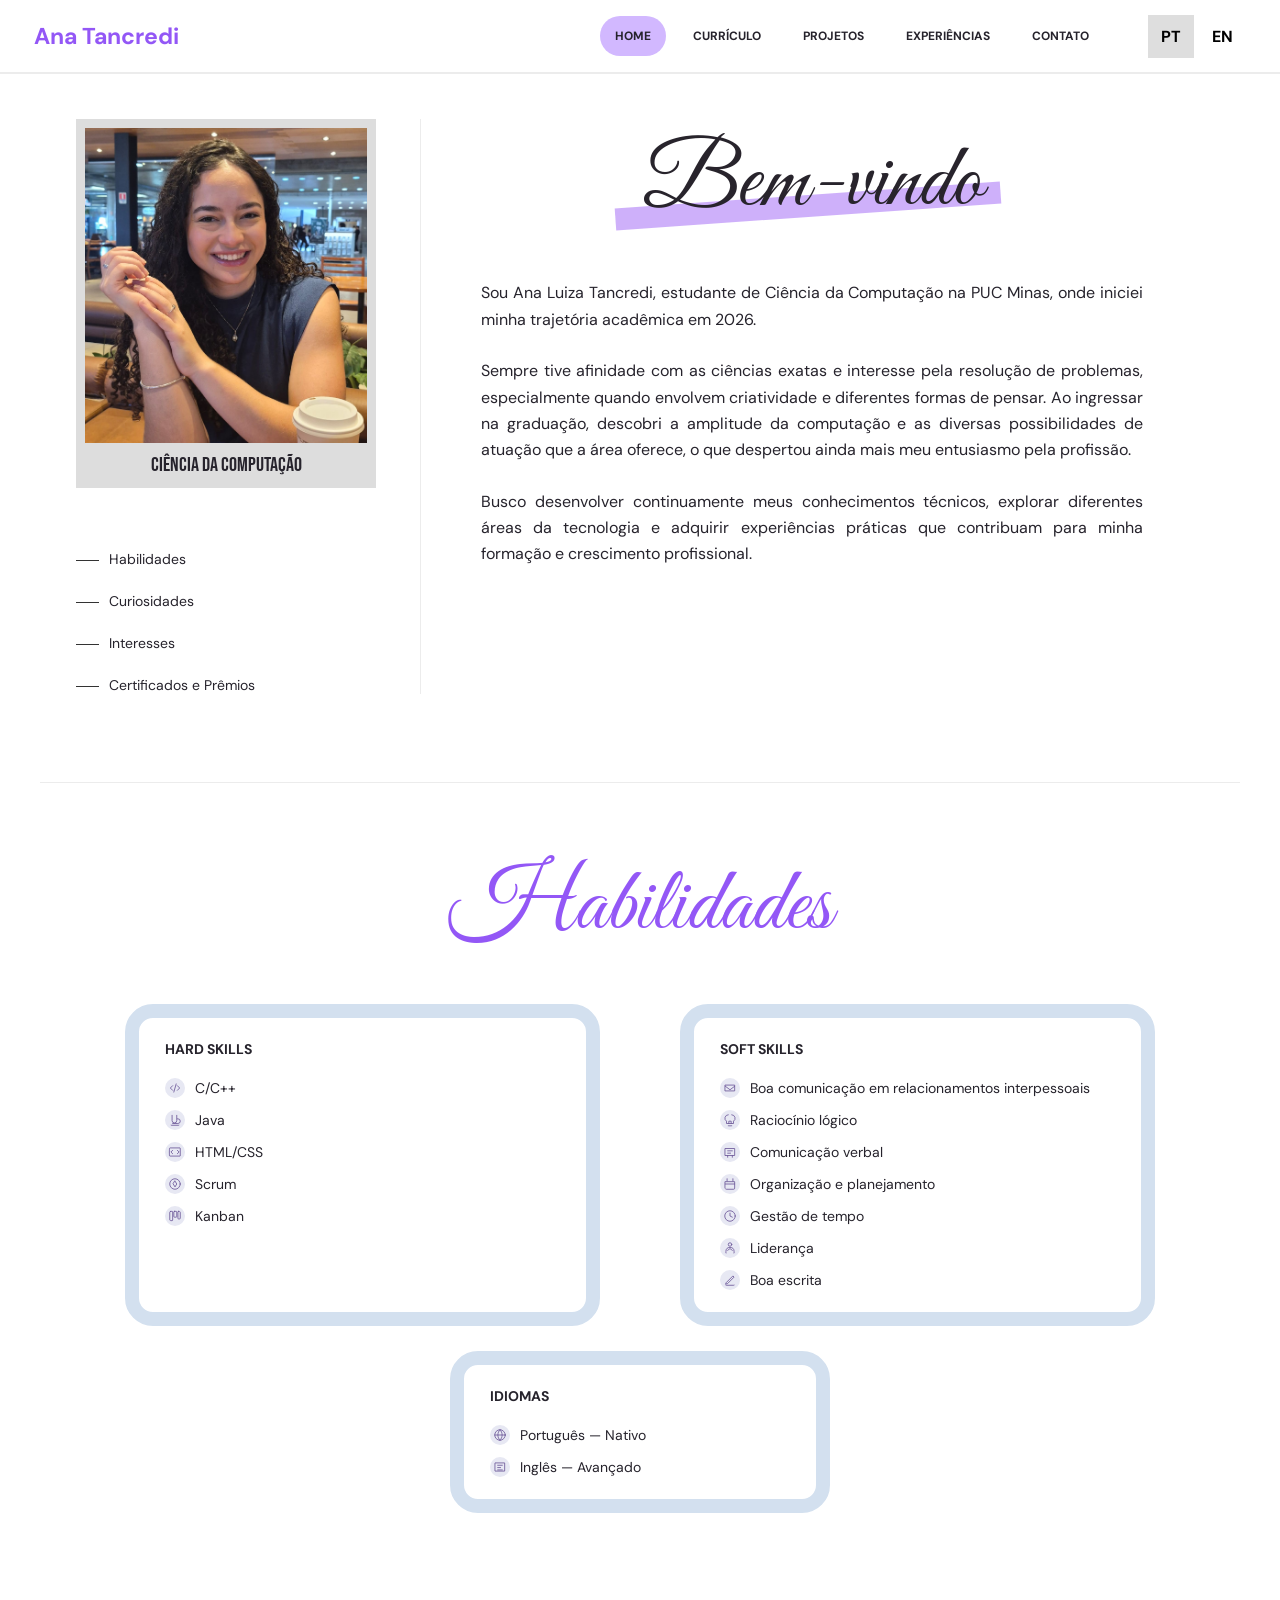
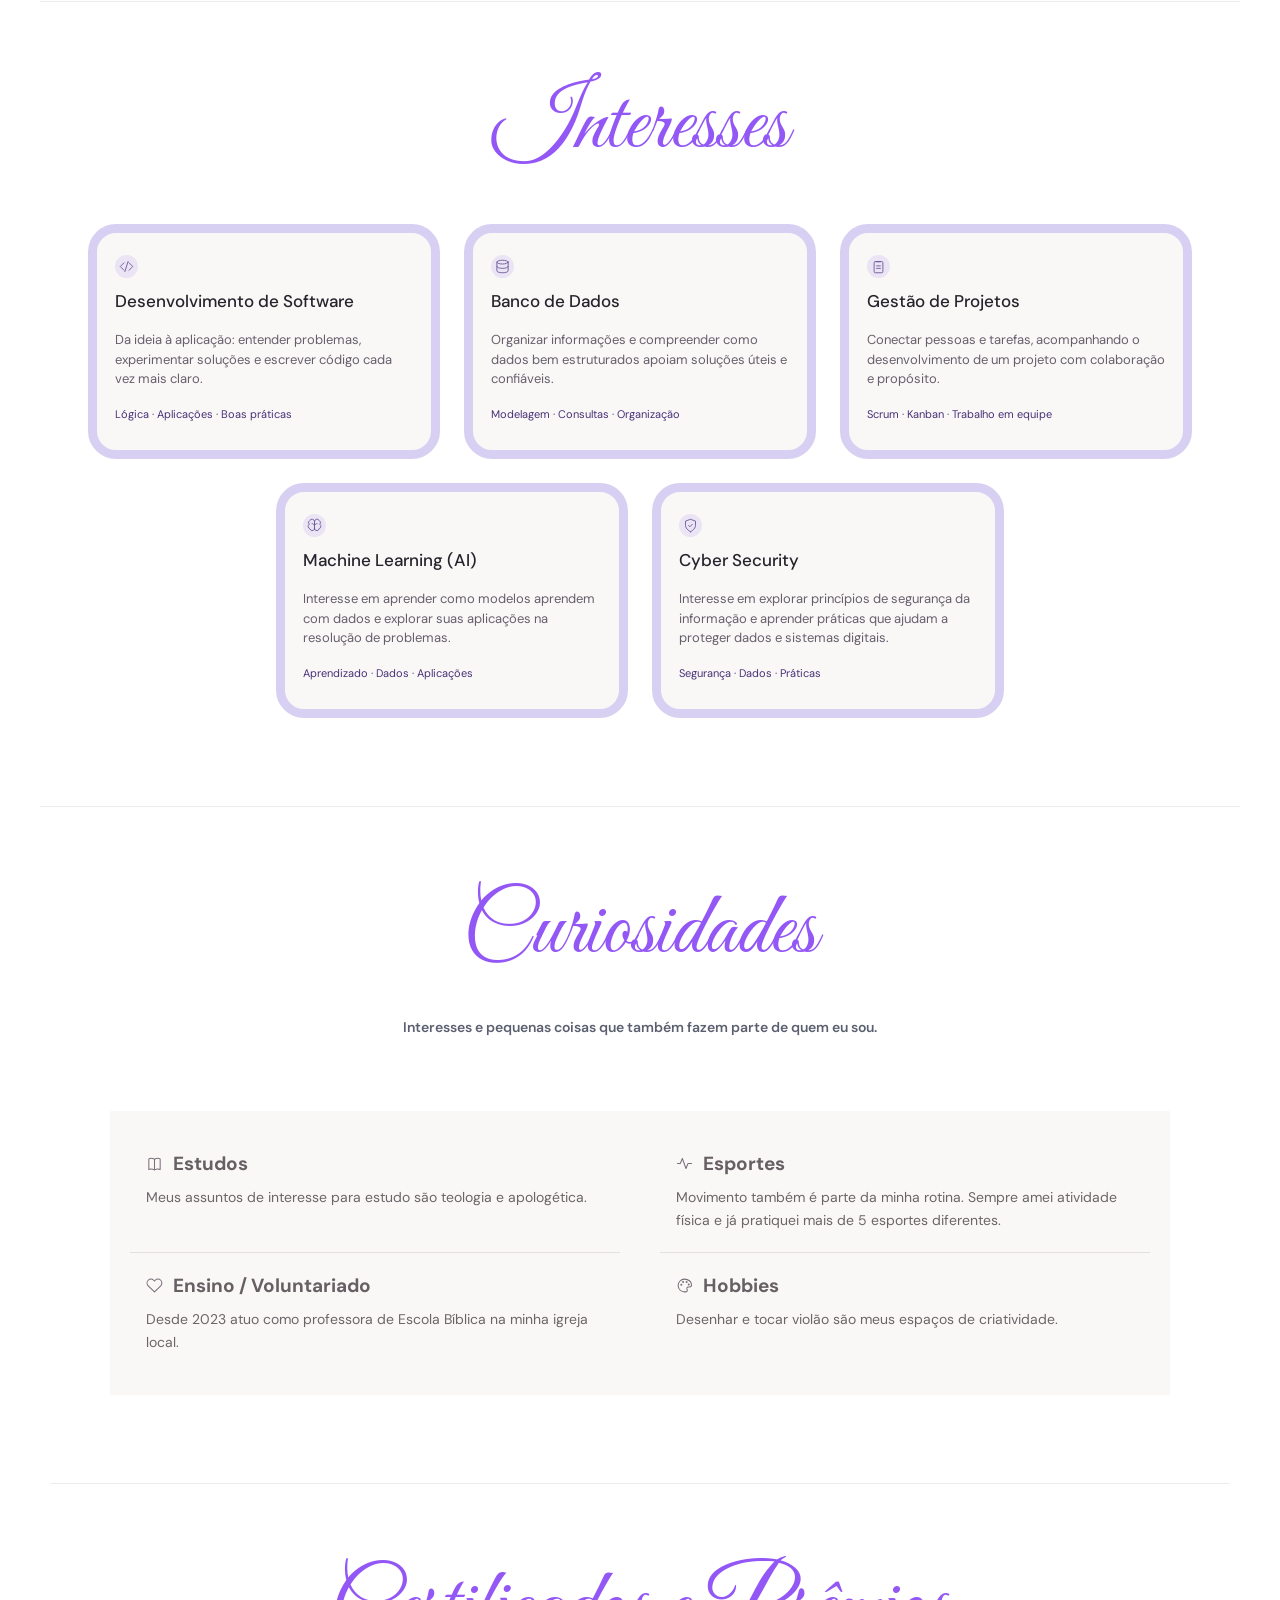
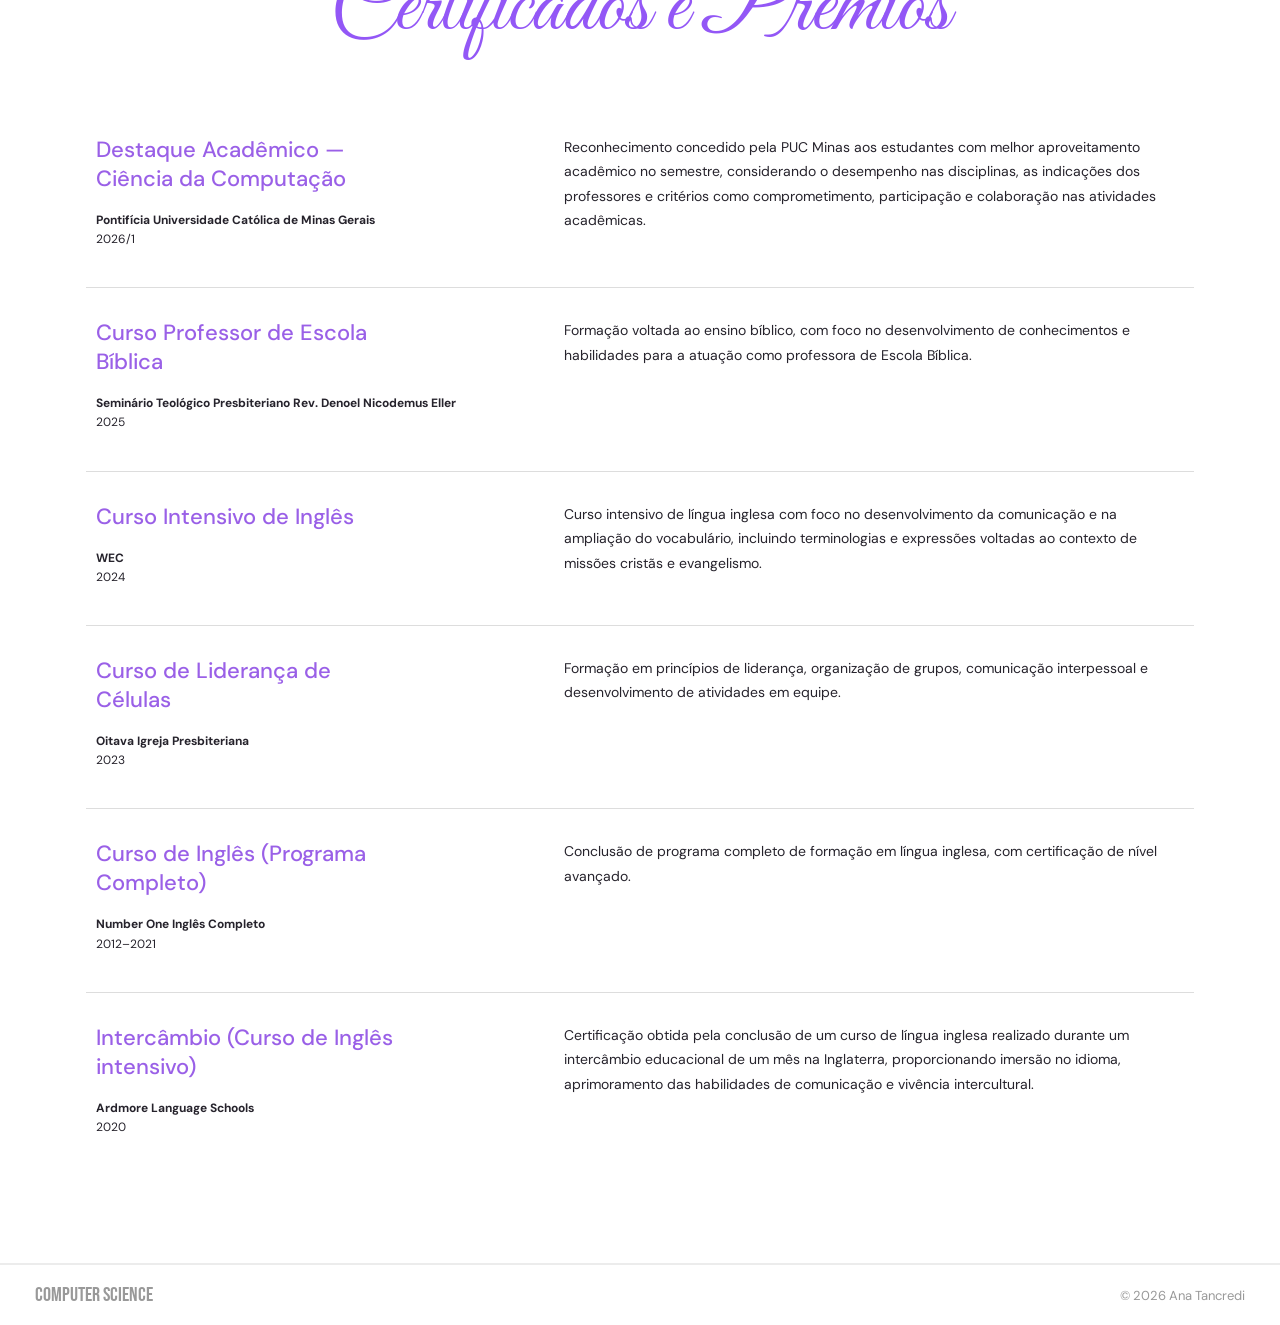
<file: index.html>
<!doctype html>
<html lang="pt-BR">
<head>
  <meta charset="UTF-8">
  <!-- Repsonsividade -->
  <meta name="viewport" content="width=device-width, initial-scale=1">
  <meta name="description" content="Portfólio de Ana Luiza Tancredi, estudante de Ciência da Computação.">
  <title>Ana Tancredi | Home</title>
  <link rel="stylesheet" href="style.css">
  <script src="script.js" defer></script>
</head>
<body>
  <!-- Cabeçalho único: permanece visível ao rolar a Home. -->
  <header class="site-header">
    <a class="brand" href="index.html">Ana Tancredi</a>
    <button class="menu-toggle" aria-expanded="false" aria-controls="main-nav" data-i18n="menu">Menu</button>
    <nav id="main-nav" class="main-nav" aria-label="Navegação principal">
      <a class="active" aria-current="page" href="index.html" data-i18n="navHome">HOME</a>
      <!-- Links que levam às páginas do portfólio -->
      <a href="curriculo.html" data-i18n="navResume">CURRÍCULO</a>
      <a href="projetos.html" data-i18n="navProjects">PROJETOS</a>
      <a href="experiencias.html" data-i18n="navExperience">EXPERIÊNCIAS</a>
      <a href="contato.html" data-i18n="navContact">CONTATO</a>
    </nav>
    <div class="languages" aria-label="Idioma">
      <button type="button" class="selected" data-lang="pt" aria-pressed="true">PT</button>
      <button type="button" data-lang="en" aria-pressed="false">EN</button>
    </div>
  </header>

  <main>
    <!-- Home: apresentação, foto e links para as seções abaixo -->
    <section class="intro section" id="inicio">
      <aside class="intro-sidebar">
        <figure class="portrait">
          <img src="assets/foto-ana.jpeg" alt="Fotografia de Ana Luiza Tancredi">
          <figcaption data-i18n="course">CIÊNCIA DA COMPUTAÇÃO</figcaption>
        </figure>
        <nav class="section-nav" aria-label="Seções da Home">
          <a href="#habilidades" data-i18n="skills">Habilidades</a>
          <a href="#curiosidades" data-i18n="curiosities">Curiosidades</a>
          <a href="#interesses" data-i18n="interests">Interesses</a>
          <a href="#certificados" data-i18n="certificates">Certificados e Prêmios</a>
        </nav>
      </aside>
      <div class="intro-content">
        <h1 class="script-title brush" data-i18n="welcome">Bem-vindo</h1>
        <p data-i18n="about1">Sou Ana Luiza Tancredi, estudante de Ciência da Computação na PUC Minas, onde iniciei minha trajetória acadêmica em 2026.</p>
        <p data-i18n="about2">Sempre tive afinidade com as ciências exatas e interesse pela resolução de problemas, especialmente quando envolvem criatividade e diferentes formas de pensar. Ao ingressar na graduação, descobri a amplitude da computação e as diversas possibilidades de atuação que a área oferece, o que despertou ainda mais meu entusiasmo pela profissão.</p>
        <p data-i18n="about3">Busco desenvolver continuamente meus conhecimentos técnicos, explorar diferentes áreas da tecnologia e adquirir experiências práticas que contribuam para minha formação e crescimento profissional.</p>
      </div>
    </section>

    <!-- Habilidades: cartões com as habilidades técnicas, pessoais e idiomas -->
    <section class="section content-section" id="habilidades">
      <h2 class="script-title" data-i18n="skills">Habilidades</h2>
      <div class="skills-grid">
        <article class="skill-card">
          <h3>HARD SKILLS</h3>
          <ul class="icon-list">
            <li><svg class="ui-icon" viewBox="0 0 24 24" aria-hidden="true" fill="none" stroke="currentColor" stroke-width="1.8" stroke-linecap="round" stroke-linejoin="round"><path d="m8 8-4 4 4 4m8-8 4 4-4 4M14 5l-4 14"/></svg> C/C++</li><li><svg class="ui-icon" viewBox="0 0 24 24" aria-hidden="true" fill="none" stroke="currentColor" stroke-width="1.8" stroke-linecap="round" stroke-linejoin="round"><path d="M8 18h9a4 4 0 0 0 0-8h-1M7 4v9a4 4 0 0 0 8 0V4M5 21h14"/></svg> Java</li><li><svg class="ui-icon" viewBox="0 0 24 24" aria-hidden="true" fill="none" stroke="currentColor" stroke-width="1.8" stroke-linecap="round" stroke-linejoin="round"><path d="M3 5h18v14H3zM8 9l-3 3 3 3m8-6 3 3-3 3"/></svg> HTML/CSS</li><li><svg class="ui-icon" viewBox="0 0 24 24" aria-hidden="true" fill="none" stroke="currentColor" stroke-width="1.8" stroke-linecap="round" stroke-linejoin="round"><circle cx="12" cy="12" r="9"/><path d="m12 7 3 5-3 5-3-5z"/></svg> Scrum</li><li><svg class="ui-icon" viewBox="0 0 24 24" aria-hidden="true" fill="none" stroke="currentColor" stroke-width="1.8" stroke-linecap="round" stroke-linejoin="round"><rect x="3" y="4" width="5" height="16" rx="1"/><rect x="10" y="4" width="5" height="10" rx="1"/><rect x="17" y="4" width="4" height="13" rx="1"/></svg> Kanban</li>
          </ul>
        </article>
        <article class="skill-card">
          <h3>SOFT SKILLS</h3>
          <ul class="icon-list">
            <li><svg class="ui-icon" viewBox="0 0 24 24" aria-hidden="true" fill="none" stroke="currentColor" stroke-width="1.8" stroke-linecap="round" stroke-linejoin="round"><path d="M4 7h16v10H4zM4 9l8 6 8-6"/></svg> <span data-i18n="soft1">Boa comunicação em relacionamentos interpessoais</span></li>
            <li><svg class="ui-icon" viewBox="0 0 24 24" aria-hidden="true" fill="none" stroke="currentColor" stroke-width="1.8" stroke-linecap="round" stroke-linejoin="round"><path d="M9 3a6 6 0 0 0-3 11v4h12v-4a6 6 0 0 0-3-11M9 22h6M10 18v-4h4v4"/></svg> <span data-i18n="soft2">Raciocínio lógico</span></li>
            <li><svg class="ui-icon" viewBox="0 0 24 24" aria-hidden="true" fill="none" stroke="currentColor" stroke-width="1.8" stroke-linecap="round" stroke-linejoin="round"><path d="M4 6h16v12H4zM8 10h8m-8 4h5"/><path d="M8 18v3m8-3v3"/></svg> <span data-i18n="soft3">Comunicação verbal</span></li>
            <li><svg class="ui-icon" viewBox="0 0 24 24" aria-hidden="true" fill="none" stroke="currentColor" stroke-width="1.8" stroke-linecap="round" stroke-linejoin="round"><path d="M7 3v4m10-4v4M4 8h16v13H4zM4 12h16"/></svg> <span data-i18n="soft4">Organização e planejamento</span></li>
            <li><svg class="ui-icon" viewBox="0 0 24 24" aria-hidden="true" fill="none" stroke="currentColor" stroke-width="1.8" stroke-linecap="round" stroke-linejoin="round"><circle cx="12" cy="12" r="9"/><path d="M12 7v5l4 2"/></svg> <span data-i18n="soft5">Gestão de tempo</span></li>
            <li><svg class="ui-icon" viewBox="0 0 24 24" aria-hidden="true" fill="none" stroke="currentColor" stroke-width="1.8" stroke-linecap="round" stroke-linejoin="round"><circle cx="12" cy="6" r="3"/><path d="M5 21v-3a7 7 0 0 1 14 0v3M8 16l4-3 4 3"/></svg> <span data-i18n="soft6">Liderança</span></li>
            <li><svg class="ui-icon" viewBox="0 0 24 24" aria-hidden="true" fill="none" stroke="currentColor" stroke-width="1.8" stroke-linecap="round" stroke-linejoin="round"><path d="M5 19l3-1 11-11-2-2L6 16zM4 21h16"/></svg> <span data-i18n="soft7">Boa escrita</span></li>
          </ul>
        </article>
        <article class="skill-card languages-card">
          <h3 data-i18n="languagesHeading">IDIOMAS</h3>
          <ul class="icon-list">
            <li><svg class="ui-icon" viewBox="0 0 24 24" aria-hidden="true" fill="none" stroke="currentColor" stroke-width="1.8" stroke-linecap="round" stroke-linejoin="round"><circle cx="12" cy="12" r="9"/><path d="M3 12h18M12 3c-5 5-5 13 0 18M12 3c5 5 5 13 0 18"/></svg> <span data-i18n="portuguese">Português — Nativo</span></li>
            <li><svg class="ui-icon" viewBox="0 0 24 24" aria-hidden="true" fill="none" stroke="currentColor" stroke-width="1.8" stroke-linecap="round" stroke-linejoin="round"><path d="M4 5h16v14H4zM8 9h8M8 13h5M8 17h8"/></svg> <span data-i18n="english">Inglês — Avançado</span></li>
          </ul>
        </article>
      </div>
    </section>

    <!-- Interesses: cartões com áreas da computação que quero explorar -->
    <section class="section content-section" id="interesses">
      <h2 class="script-title" data-i18n="interests">Interesses</h2>
      <div class="interest-grid">
        <article class="interest-card">
          <span class="mini-symbol" aria-hidden="true"><svg class="ui-icon" viewBox="0 0 24 24" aria-hidden="true" fill="none" stroke="currentColor" stroke-width="1.8" stroke-linecap="round" stroke-linejoin="round"><path d="m16 18 6-6-6-6M8 6l-6 6 6 6M14.5 4l-5 16"/></svg></span>
          <h3 data-i18n="interest1Title">Desenvolvimento de Software</h3>
          <p data-i18n="interest1Text">Da ideia à aplicação: entender problemas, experimentar soluções e escrever código cada vez mais claro.</p>
          <small data-i18n="interest1Tags">Lógica · Aplicações · Boas práticas</small>
        </article>
        <article class="interest-card">
          <span class="mini-symbol" aria-hidden="true"><svg class="ui-icon" viewBox="0 0 24 24" aria-hidden="true" fill="none" stroke="currentColor" stroke-width="1.8" stroke-linecap="round" stroke-linejoin="round"><ellipse cx="12" cy="5" rx="9" ry="3"/><path d="M3 5v14a9 3 0 0 0 18 0V5M3 12a9 3 0 0 0 18 0"/></svg></span>
          <h3 data-i18n="interest2Title">Banco de Dados</h3>
          <p data-i18n="interest2Text">Organizar informações e compreender como dados bem estruturados apoiam soluções úteis e confiáveis.</p>
          <small data-i18n="interest2Tags">Modelagem · Consultas · Organização</small>
        </article>
        <article class="interest-card">
          <span class="mini-symbol" aria-hidden="true"><svg class="ui-icon" viewBox="0 0 24 24" aria-hidden="true" fill="none" stroke="currentColor" stroke-width="1.8" stroke-linecap="round" stroke-linejoin="round"><rect x="5" y="4" width="14" height="18" rx="2"/><path d="M9 4.5h6M9 11h6M9 15h6"/></svg></span>
          <h3 data-i18n="interest3Title">Gestão de Projetos</h3>
          <p data-i18n="interest3Text">Conectar pessoas e tarefas, acompanhando o desenvolvimento de um projeto com colaboração e propósito.</p>
          <small data-i18n="interest3Tags">Scrum · Kanban · Trabalho em equipe</small>
        </article>
        <article class="interest-card">
          <span class="mini-symbol" aria-hidden="true"><svg class="ui-icon" viewBox="0 0 24 24" aria-hidden="true" fill="none" stroke="currentColor" stroke-width="1.8" stroke-linecap="round" stroke-linejoin="round"><path d="M12 18V6a4 4 0 0 0-7.5-2 4 4 0 0 0-1 6 4 4 0 0 0 1 7A4 4 0 0 0 12 18Zm0 0V6a4 4 0 0 1 7.5-2 4 4 0 0 1 1 6 4 4 0 0 1-1 7A4 4 0 0 1 12 18Z"/><path d="M8 9c2 0 3 1 4 3m4-3c-2 0-3 1-4 3"/></svg></span>
          <h3>Machine Learning (AI)</h3>
          <p data-i18n="interest4Text">Interesse em aprender como modelos aprendem com dados e explorar suas aplicações na resolução de problemas.</p>
          <small data-i18n="interest4Tags">Aprendizado · Dados · Aplicações</small>
        </article>
        <article class="interest-card">
          <span class="mini-symbol" aria-hidden="true"><svg class="ui-icon" viewBox="0 0 24 24" aria-hidden="true" fill="none" stroke="currentColor" stroke-width="1.8" stroke-linecap="round" stroke-linejoin="round"><path d="M12 22s8-4 8-10V5l-8-3-8 3v7c0 6 8 10 8 10Z"/><path d="m9 12 2 2 4-4"/></svg></span>
          <h3>Cyber Security</h3>
          <p data-i18n="interest5Text">Interesse em explorar princípios de segurança da informação e aprender práticas que ajudam a proteger dados e sistemas digitais.</p>
          <small data-i18n="interest5Tags">Segurança · Dados · Práticas</small>
        </article>
      </div>
    </section>

    <!-- Curiosidades: informações pessoais organizadas em blocos -->
    <section class="section content-section" id="curiosidades">
      <h2 class="script-title" data-i18n="curiosities">Curiosidades</h2>
      <p class="section-subtitle" data-i18n="curiositySubtitle">Interesses e pequenas coisas que também fazem parte de quem eu sou.</p>
      <div class="curiosity-grid">
        <article><h3><svg class="ui-icon" viewBox="0 0 24 24" aria-hidden="true" fill="none" stroke="currentColor" stroke-width="1.8" stroke-linecap="round" stroke-linejoin="round"><path d="M4 5.5C6 4.5 9 4.5 12 6v15c-3-1.5-6-1.5-8-.5zM20 5.5c-2-1-5-1-8 .5v15c3-1.5 6-1.5 8-.5z"/></svg> <span data-i18n="curiosity1Title">Estudos</span></h3><p data-i18n="curiosity1Text">Meus assuntos de interesse para estudo são teologia e apologética.</p></article>
        <article><h3><svg class="ui-icon" viewBox="0 0 24 24" aria-hidden="true" fill="none" stroke="currentColor" stroke-width="1.8" stroke-linecap="round" stroke-linejoin="round"><path d="M2 12h4l3-7 5 14 3-7h5"/></svg> <span data-i18n="curiosity2Title">Esportes</span></h3><p data-i18n="curiosity2Text">Movimento também é parte da minha rotina. Sempre amei atividade física e já pratiquei mais de 5 esportes diferentes.</p></article>
        <article><h3><svg class="ui-icon" viewBox="0 0 24 24" aria-hidden="true" fill="none" stroke="currentColor" stroke-width="1.8" stroke-linecap="round" stroke-linejoin="round"><path d="M20.8 4.6a5.5 5.5 0 0 0-7.8 0L12 5.7l-1.1-1.1a5.5 5.5 0 0 0-7.8 7.8L12 21l8.8-8.6a5.5 5.5 0 0 0 0-7.8Z"/></svg> <span data-i18n="curiosity3Title">Ensino / Voluntariado</span></h3><p data-i18n="curiosity3Text">Desde 2023 atuo como professora de Escola Bíblica na minha igreja local.</p></article>
        <article><h3><svg class="ui-icon" viewBox="0 0 24 24" aria-hidden="true" fill="none" stroke="currentColor" stroke-width="1.8" stroke-linecap="round" stroke-linejoin="round"><path d="M12 3a9 9 0 1 0 0 18h1.5a2.5 2.5 0 0 0 2-4 2 2 0 0 1 1.7-3H19a3 3 0 0 0 3-3c0-4.5-4.5-8-10-8Z"/><circle cx="7.5" cy="11" r=".7"/><circle cx="10" cy="7" r=".7"/><circle cx="15" cy="7" r=".7"/><circle cx="18" cy="10.5" r=".7"/></svg> <span data-i18n="curiosity4Title">Hobbies</span></h3><p data-i18n="curiosity4Text">Desenhar e tocar violão são meus espaços de criatividade.</p></article>
      </div>
    </section>

    <!-- Certificados: lista de cursos e reconhecimentos acadêmicos -->
    <section class="section content-section certificates-section" id="certificados">
      <h2 class="script-title" data-i18n="certificates">Certificados e Prêmios</h2>
      <div class="certificate-list">
        <article class="certificate"><div><h3 data-i18n="cert1Title">Destaque Acadêmico — Ciência da Computação</h3><strong data-i18n="cert1Org">Pontifícia Universidade Católica de Minas Gerais</strong><span>2026/1</span></div><p data-i18n="cert1Desc">Reconhecimento concedido pela PUC Minas aos estudantes com melhor aproveitamento acadêmico no semestre, considerando o desempenho nas disciplinas, as indicações dos professores e critérios como comprometimento, participação e colaboração nas atividades acadêmicas.</p></article>
        <article class="certificate"><div><h3 data-i18n="cert2Title">Curso Professor de Escola Bíblica</h3><strong>Seminário Teológico Presbiteriano Rev. Denoel Nicodemus Eller</strong><span>2025</span></div><p data-i18n="cert2Desc">Formação voltada ao ensino bíblico, com foco no desenvolvimento de conhecimentos e habilidades para a atuação como professora de Escola Bíblica.</p></article>
        <article class="certificate"><div><h3 data-i18n="cert3Title">Curso Intensivo de Inglês</h3><strong>WEC</strong><span>2024</span></div><p data-i18n="cert3Desc">Curso intensivo de língua inglesa com foco no desenvolvimento da comunicação e na ampliação do vocabulário, incluindo terminologias e expressões voltadas ao contexto de missões cristãs e evangelismo.</p></article>
        <article class="certificate"><div><h3 data-i18n="cert4Title">Curso de Liderança de Células</h3><strong>Oitava Igreja Presbiteriana</strong><span>2023</span></div><p data-i18n="cert4Desc">Formação em princípios de liderança, organização de grupos, comunicação interpessoal e desenvolvimento de atividades em equipe.</p></article>
        <article class="certificate"><div><h3 data-i18n="cert5Title">Curso de Inglês (Programa Completo)</h3><strong>Number One Inglês Completo</strong><span>2012–2021</span></div><p data-i18n="cert5Desc">Conclusão de programa completo de formação em língua inglesa, com certificação de nível avançado.</p></article>
        <article class="certificate"><div><h3 data-i18n="cert6Title">Intercâmbio (Curso de Inglês intensivo)</h3><strong>Ardmore Language Schools</strong><span>2020</span></div><p data-i18n="cert6Desc">Certificação obtida pela conclusão de um curso de língua inglesa realizado durante um intercâmbio educacional de um mês na Inglaterra, proporcionando imersão no idioma, aprimoramento das habilidades de comunicação e vivência intercultural.</p></article>
      </div>
    </section>
  </main>

  <!-- Rodapé aparece uma vez, ao final de toda a Home. -->
  <footer class="site-footer"><span>COMPUTER SCIENCE</span><span>© 2026 Ana Tancredi</span></footer>
</body>
</html>
</file>
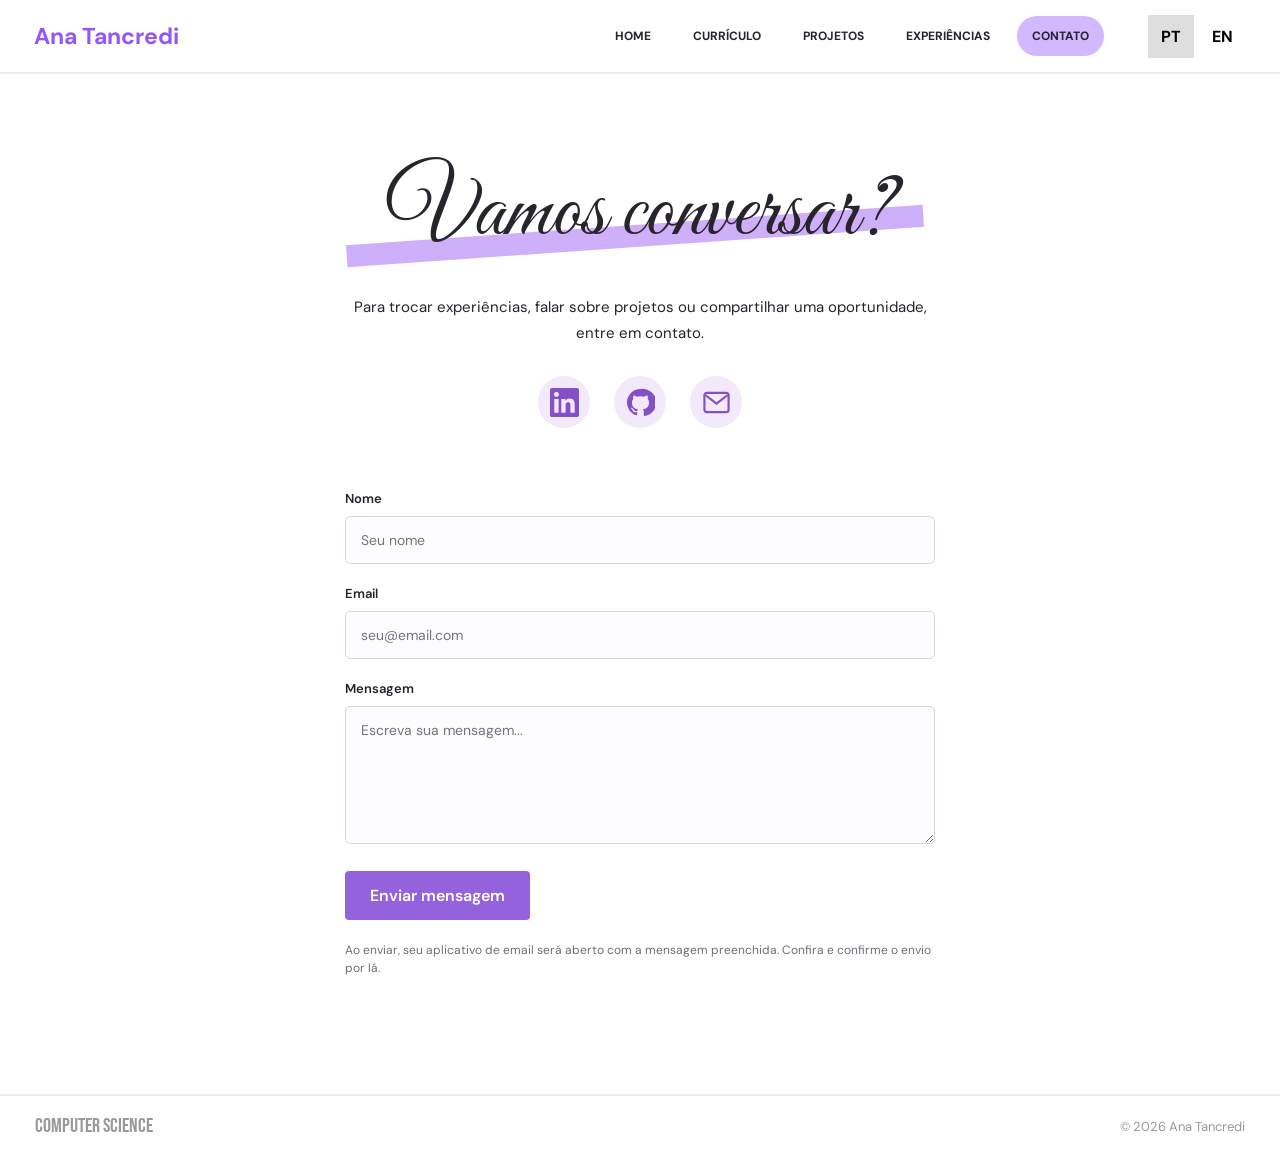
<file: contato.html>
<!doctype html>
<html lang="pt-BR">
<head>
  <!-- o meta são info que não aparecem diretamente na interface-->
  <meta charset="UTF-8">
  <!-- Ajusta a largura da página ao tamanho da tela. Ajuda na responsividade -->
  <meta name="viewport" content="width=device-width, initial-scale=1">
  <meta name="description" content="Projetos de Ana Luiza Tancredi em Ciência da Computação.">
  <title>Ana Tancredi | Contato</title>
  <!-- Arquivos que controlam o visual e as interações do site -->
  <link rel="stylesheet" href="style.css">
  <script src="script.js" defer></script>
</head>
<body>
  <header class="site-header">
    <a class="brand" href="index.html">Ana Tancredi</a>
    <button class="menu-toggle" aria-expanded="false" aria-controls="main-nav" data-i18n="menu">Menu</button>
    <nav id="main-nav" class="main-nav" aria-label="Navegação principal">
      <a href="index.html" data-i18n="navHome">HOME</a>
      <!-- Links do menu para as cinco páginas do site -->
      <a href="curriculo.html" data-i18n="navResume">CURRÍCULO</a>
      <a href="projetos.html" data-i18n="navProjects">PROJETOS</a>
      <a href="experiencias.html" data-i18n="navExperience">EXPERIÊNCIAS</a>
      <a class="active" aria-current="page" href="contato.html" data-i18n="navContact">CONTATO</a>
    </nav>
    <div class="languages" aria-label="Idioma">
      <button type="button" class="selected" data-lang="pt" aria-pressed="true">PT</button>
      <button type="button" data-lang="en" aria-pressed="false">EN</button>
    </div>
  </header>
  <!-- Página Contato: redes sociais e formulário de mensagem -->
  <main class="contact-page">
    <h1 class="script-title brush" data-i18n="contactTitle">Vamos conversar?</h1>
    <p class="contact-intro" data-i18n="contactSubtitle">Para trocar experiências, falar sobre projetos ou compartilhar uma oportunidade, entre em contato.</p>
    <!-- Ícones que redirecionam para os perfis e para o email -->
    <div class="contact-socials">
      <a class="social-icon" href="https://www.linkedin.com/in/ana-tancredi-0aa499415" target="_blank" rel="noopener noreferrer" aria-label="LinkedIn"><svg viewBox="0 0 24 24" fill="currentColor" aria-hidden="true"><path d="M20.447 20.452h-3.554v-5.569c0-1.328-.027-3.037-1.852-3.037-1.853 0-2.136 1.445-2.136 2.939v5.667H9.35V9h3.414v1.561h.049c.476-.9 1.637-1.85 3.37-1.85 3.601 0 4.267 2.37 4.267 5.455v6.286ZM5.337 7.433a2.062 2.062 0 1 1 0-4.124 2.062 2.062 0 0 1 0 4.124Zm1.782 13.019H3.555V9h3.564v11.452ZM22.225 0H1.771C.792 0 0 .774 0 1.729v20.542C0 23.227.792 24 1.771 24h20.451C23.2 24 24 23.227 24 22.271V1.729C24 .774 23.2 0 22.222 0h.003Z"/></svg></a>
      <a class="social-icon" href="https://github.com/anatancredi-afk" target="_blank" rel="noopener noreferrer" aria-label="GitHub"><svg viewBox="0 0 24 24" fill="currentColor" aria-hidden="true"><path d="M12 .8a11.2 11.2 0 0 0-3.54 21.83c.56.1.76-.24.76-.54v-2.1c-3.1.68-3.75-1.31-3.75-1.31-.5-1.29-1.24-1.64-1.24-1.64-1.01-.69.08-.68.08-.68 1.13.08 1.72 1.15 1.72 1.15 1 .1.77 2.21 3.23 1.48.1-.73.4-1.22.72-1.5-2.46-.28-5.05-1.23-5.05-5.46 0-1.2.43-2.19 1.14-2.97-.11-.28-.49-1.4.11-2.93 0 0 .94-.3 3.04 1.14a10.6 10.6 0 0 1 5.53 0c2.1-1.44 3.04-1.14 3.04-1.14.6 1.53.22 2.65.11 2.93.72.78 1.14 1.77 1.14 2.97 0 4.24-2.59 5.18-5.06 5.46.4.35.76 1.02.76 2.05v3.04c0 .3.2.64.77.54A11.2 11.2 0 0 0 12 .8Z"/></svg></a>
      <a class="social-icon" href="mailto:analu.tancredi@gmail.com" aria-label="Enviar email"><svg viewBox="0 0 24 24" fill="none" stroke="currentColor" stroke-width="1.8" aria-hidden="true"><rect x="2" y="4" width="20" height="16" rx="2"/><path d="m3 6 9 7 9-7"/></svg></a>
    </div>
    <!-- Formulário: o JavaScript lê os campos e abre o aplicativo de email do visitante -->
    <form id="contact-form" class="contact-form">
      <label for="contact-name" data-i18n="contactName">Nome</label><input id="contact-name" name="name" type="text" required autocomplete="name" maxlength="100" placeholder="Seu nome" data-i18n-placeholder="namePlaceholder">
      <label for="contact-email" data-i18n="contactEmail">Email</label><input id="contact-email" name="email" type="email" required autocomplete="email" maxlength="160" placeholder="seu@email.com" data-i18n-placeholder="emailPlaceholder">
      <label for="contact-message" data-i18n="contactMessage">Mensagem</label><textarea id="contact-message" name="message" required rows="6" maxlength="3000" placeholder="Escreva sua mensagem..." data-i18n-placeholder="messagePlaceholder"></textarea>
      <button type="submit" data-i18n="contactSend">Enviar mensagem</button>
      <p class="contact-note" data-i18n="contactNote">Ao enviar, seu aplicativo de email será aberto com a mensagem preenchida. Confira e confirme o envio por lá.</p>
    </form>
  </main>
  <!-- Rodapé do site -->
  <footer class="site-footer"><span>COMPUTER SCIENCE</span><span>© 2026 Ana Tancredi</span></footer>
</body>
</html>
</file>
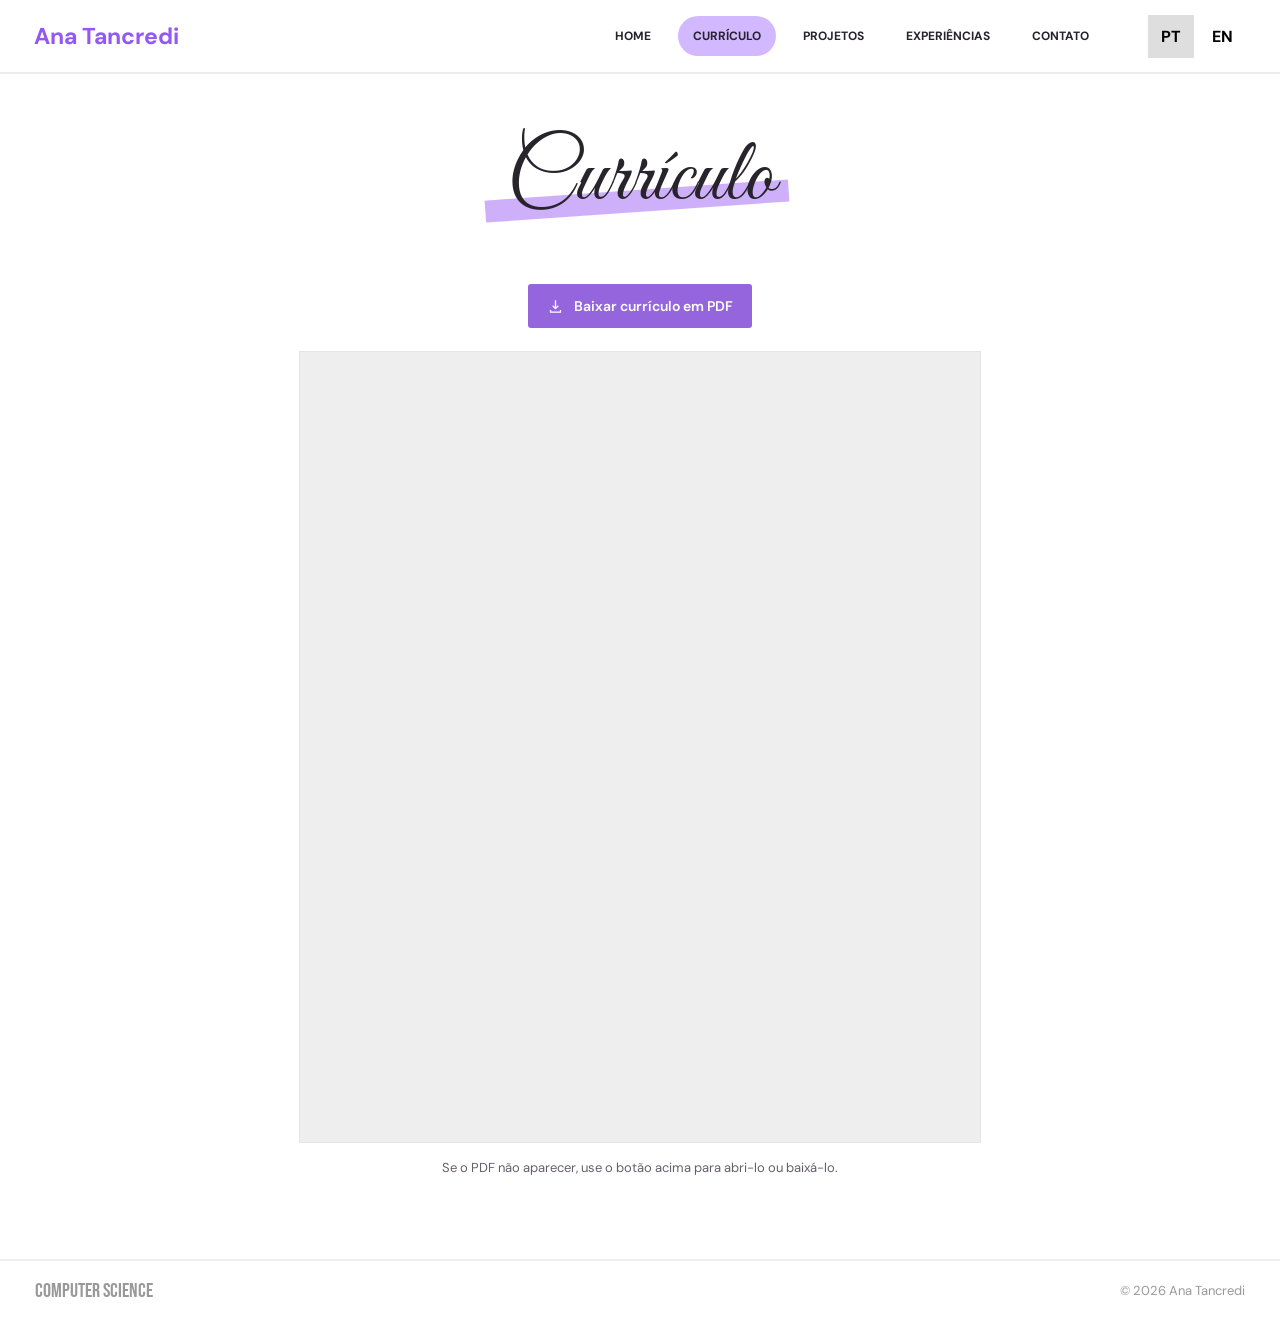
<file: curriculo.html>
<!doctype html>
<html lang="pt-BR">
<head>
  <meta charset="UTF-8">
  <!-- Permite a responsividade -->
  <meta name="viewport" content="width=device-width, initial-scale=1">
  <meta name="description" content="Currículo de Ana Luiza Tancredi, estudante de Ciência da Computação.">
  <title>Ana Tancredi | Currículo</title>
  <!-- Reaproveitei o mesmo CSS e JS para manter a identidade do site -->
  <link rel="stylesheet" href="style.css">
  <script src="script.js" defer></script>
</head>
<body>
  <!-- O cabeçalho é igual ao da Home; apenas Currículo fica destacado -->
  <header class="site-header">
    <a class="brand" href="index.html">Ana Tancredi</a>
    <button class="menu-toggle" aria-expanded="false" aria-controls="main-nav" data-i18n="menu">Menu</button>
    <nav id="main-nav" class="main-nav" aria-label="Navegação principal">
      <a href="index.html" data-i18n="navHome">HOME</a>
      <!-- Links que levam às páginas do portfólio -->
      <a class="active" aria-current="page" href="curriculo.html" data-i18n="navResume">CURRÍCULO</a>
      <a href="projetos.html" data-i18n="navProjects">PROJETOS</a>
      <a href="experiencias.html" data-i18n="navExperience">EXPERIÊNCIAS</a>
      <a href="contato.html" data-i18n="navContact">CONTATO</a>
    </nav>
    <div class="languages" aria-label="Idioma">
      <button type="button" class="selected" data-lang="pt" aria-pressed="true">PT</button>
      <button type="button" data-lang="en" aria-pressed="false">EN</button>
    </div>
  </header>
  <main>
    <!-- Página Currículo: título, botão de download e visualização do PDF -->
    <section class="resume-page" aria-labelledby="resume-title">
      <h1 id="resume-title" class="script-title brush" data-i18n="resumeTitle">Currículo</h1>
      <!-- download sugere ao navegador salvar o arquivo PDF. -->
      <a class="resume-download" href="assets/curriculo-publico.pdf" download="Curriculo_Ana_Tancredi.pdf">
        <svg viewBox="0 0 24 24" fill="none" stroke="currentColor" stroke-width="1.8" aria-hidden="true"><path d="M12 3v12m-4-4 4 4 4-4M5 17v3h14v-3"/></svg>
        <span data-i18n="downloadResume">Baixar currículo em PDF</span>
      </a>
      <!-- iframe exibe o PDF na própria página, sem transformar em imagem -->
      <iframe class="resume-preview" src="assets/curriculo-publico.pdf#toolbar=0" title="Visualização do currículo em PDF" data-i18n-title="resumeFrameTitle"></iframe>
      <p class="resume-fallback" data-i18n="resumeFallback">Se o PDF não aparecer, use o botão acima para abri-lo ou baixá-lo.</p>
    </section>
  </main>
  <!-- Rodapé único no fim desta página. -->
  <footer class="site-footer"><span>COMPUTER SCIENCE</span><span>© 2026 Ana Tancredi</span></footer>
</body>
</html>
</file>
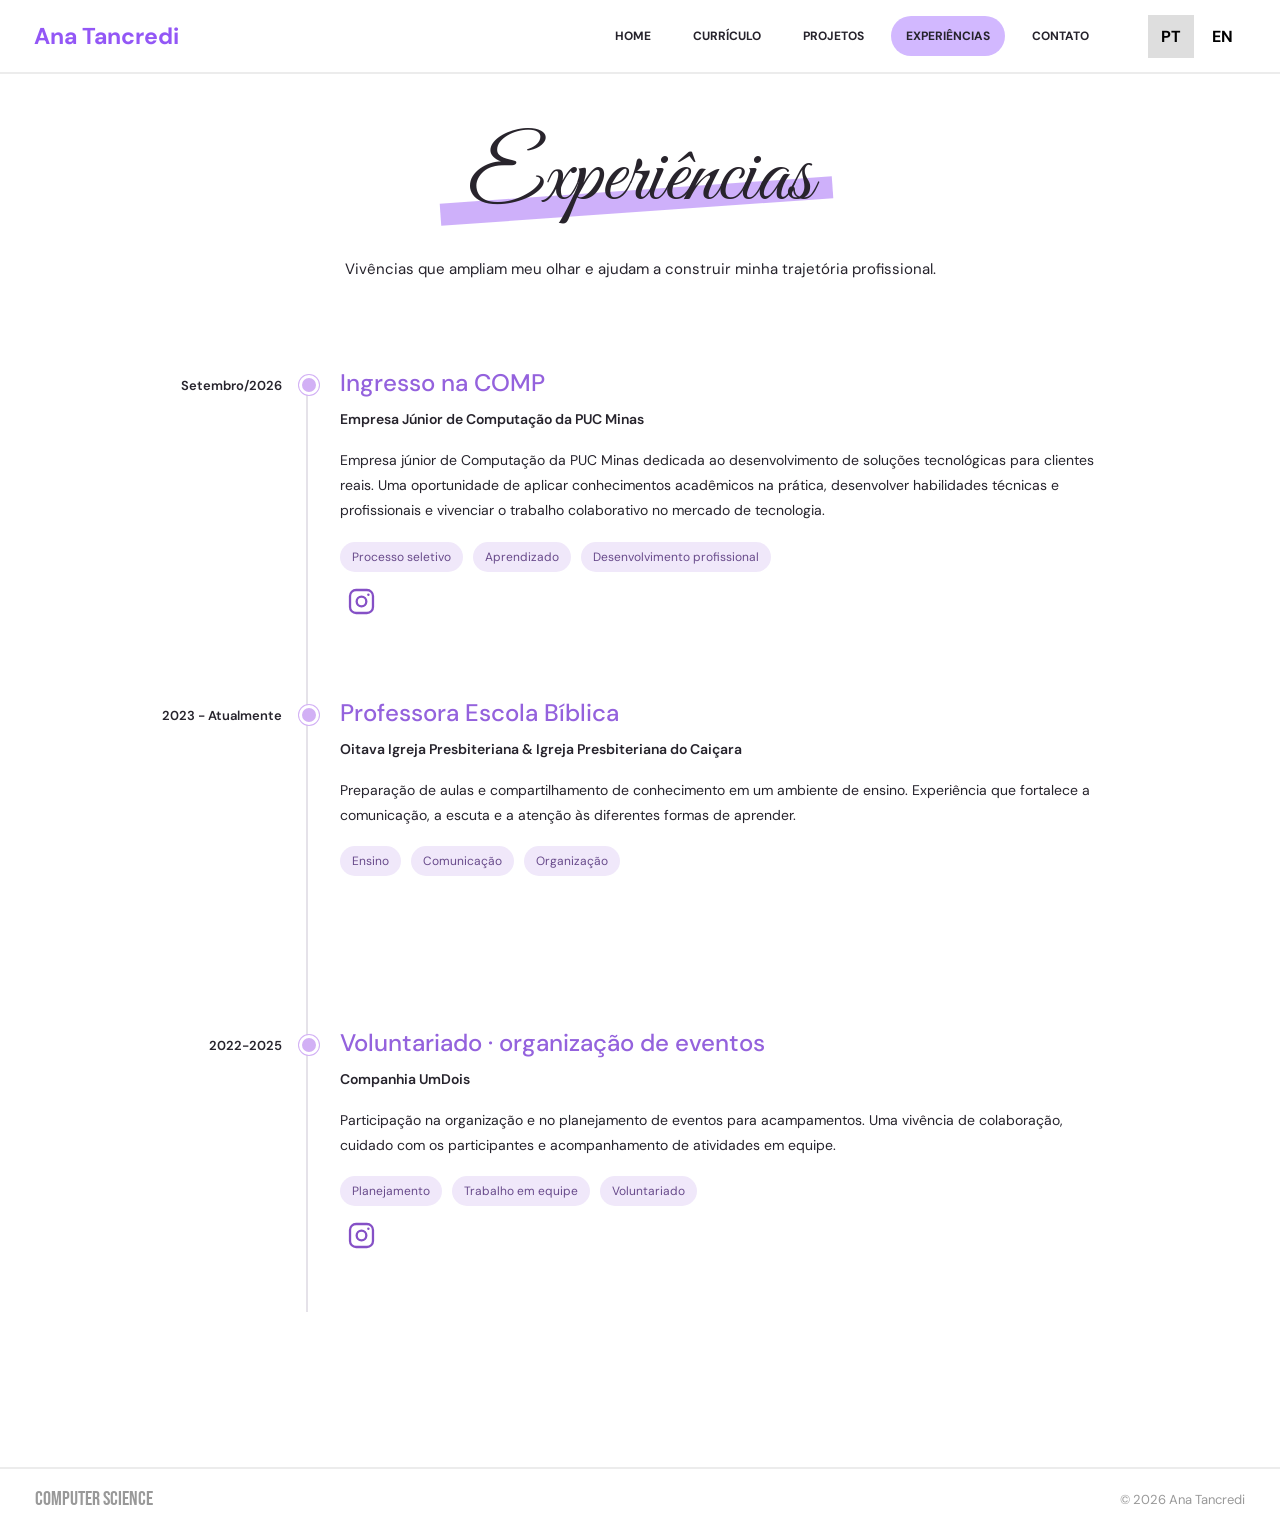
<file: experiencias.html>
<!doctype html>
<html lang="pt-BR">
<head>
  <meta charset="UTF-8">
  <!-- Ajuda na responsividade -->
  <meta name="viewport" content="width=device-width, initial-scale=1">
  <meta name="description" content="Projetos de Ana Luiza Tancredi em Ciência da Computação.">
  <title>Ana Tancredi | Experiências</title>
  <!-- Arquivos que controlam o visual e as interações do site -->
  <link rel="stylesheet" href="style.css">
  <script src="script.js" defer></script>
</head>
<body>
  <header class="site-header">
    <a class="brand" href="index.html">Ana Tancredi</a>
    <button class="menu-toggle" aria-expanded="false" aria-controls="main-nav" data-i18n="menu">Menu</button>
    <nav id="main-nav" class="main-nav" aria-label="Navegação principal">
      <a href="index.html" data-i18n="navHome">HOME</a>
      <!-- Links do menu para as cinco páginas do site -->
      <a href="curriculo.html" data-i18n="navResume">CURRÍCULO</a>
      <a href="projetos.html" data-i18n="navProjects">PROJETOS</a>
      <a class="active" aria-current="page" href="experiencias.html" data-i18n="navExperience">EXPERIÊNCIAS</a>
      <a href="contato.html" data-i18n="navContact">CONTATO</a>
    </nav>
    <div class="languages" aria-label="Idioma">
      <button type="button" class="selected" data-lang="pt" aria-pressed="true">PT</button>
      <button type="button" data-lang="en" aria-pressed="false">EN</button>
    </div>
  </header>
  <!-- Página Experiências: linha do tempo com as atividades e suas datas -->
  <main class="experience-page">
    <h1 class="script-title brush" data-i18n="experienceTitle">Experiências</h1>
    <p class="experience-intro" data-i18n="experienceSubtitle">Vivências que ampliam meu olhar e ajudam a construir minha trajetória profissional.</p>
    <div class="experience-timeline">
      <!-- Cada article representa uma experiência na linha do tempo -->
      <article class="experience-entry"><p class="experience-date" data-i18n="compDate">Setembro/2026</p><div class="experience-body"><h2 data-i18n="compTitle">Ingresso na COMP</h2><h3 data-i18n="compOrg">Empresa Júnior de Computação da PUC Minas</h3><p data-i18n="compDesc">Empresa júnior de Computação da PUC Minas dedicada ao desenvolvimento de soluções tecnológicas para clientes reais. Uma oportunidade de aplicar conhecimentos acadêmicos na prática, desenvolver habilidades técnicas e profissionais e vivenciar o trabalho colaborativo no mercado de tecnologia.</p><div class="experience-tags"><span data-i18n="compTag1">Processo seletivo</span><span data-i18n="compTag2">Aprendizado</span><span data-i18n="compTag3">Desenvolvimento profissional</span></div>
      <!-- Link externo: target abre em nova aba e rel protege a navegação -->
      <a class="social-icon" href="https://www.instagram.com/puccomp/" target="_blank" rel="noopener noreferrer" aria-label="Instagram da COMP"><svg viewBox="0 0 24 24" fill="none" stroke="currentColor" stroke-width="1.9" aria-hidden="true"><rect x="2.5" y="2.5" width="19" height="19" rx="5"/><circle cx="12" cy="12" r="4"/><circle cx="17.7" cy="6.4" r="1" fill="currentColor" stroke="none"/></svg></a></div></article>
      <article class="experience-entry"><p class="experience-date" data-i18n="teacherDate">2023 - Atualmente</p><div class="experience-body"><h2 data-i18n="teacherTitle">Professora Escola Bíblica</h2><h3 data-i18n="teacherOrg">Oitava Igreja Presbiteriana &amp; Igreja Presbiteriana do Caiçara</h3><p data-i18n="teacherDesc">Preparação de aulas e compartilhamento de conhecimento em um ambiente de ensino. Experiência que fortalece a comunicação, a escuta e a atenção às diferentes formas de aprender.</p><div class="experience-tags"><span data-i18n="teacherTag1">Ensino</span><span data-i18n="teacherTag2">Comunicação</span><span data-i18n="teacherTag3">Organização</span></div></div></article>
      <article class="experience-entry"><p class="experience-date" data-i18n="volunteerDate">2022-2025</p><div class="experience-body"><h2 data-i18n="volunteerTitle">Voluntariado · organização de eventos</h2><h3>Companhia UmDois</h3><p data-i18n="volunteerDesc">Participação na organização e no planejamento de eventos para acampamentos. Uma vivência de colaboração, cuidado com os participantes e acompanhamento de atividades em equipe.</p><div class="experience-tags"><span data-i18n="volunteerTag1">Planejamento</span><span data-i18n="volunteerTag2">Trabalho em equipe</span><span data-i18n="volunteerTag3">Voluntariado</span></div><a class="social-icon" href="https://www.instagram.com/ciaumdois/" target="_blank" rel="noopener noreferrer" aria-label="Instagram da Companhia UmDois"><svg viewBox="0 0 24 24" fill="none" stroke="currentColor" stroke-width="1.9" aria-hidden="true"><rect x="2.5" y="2.5" width="19" height="19" rx="5"/><circle cx="12" cy="12" r="4"/><circle cx="17.7" cy="6.4" r="1" fill="currentColor" stroke="none"/></svg></a></div></article>
    </div>
  </main>
  <!-- Rodapé do site -->
  <footer class="site-footer"><span>COMPUTER SCIENCE</span><span>© 2026 Ana Tancredi</span></footer>
</body>
</html>
</file>
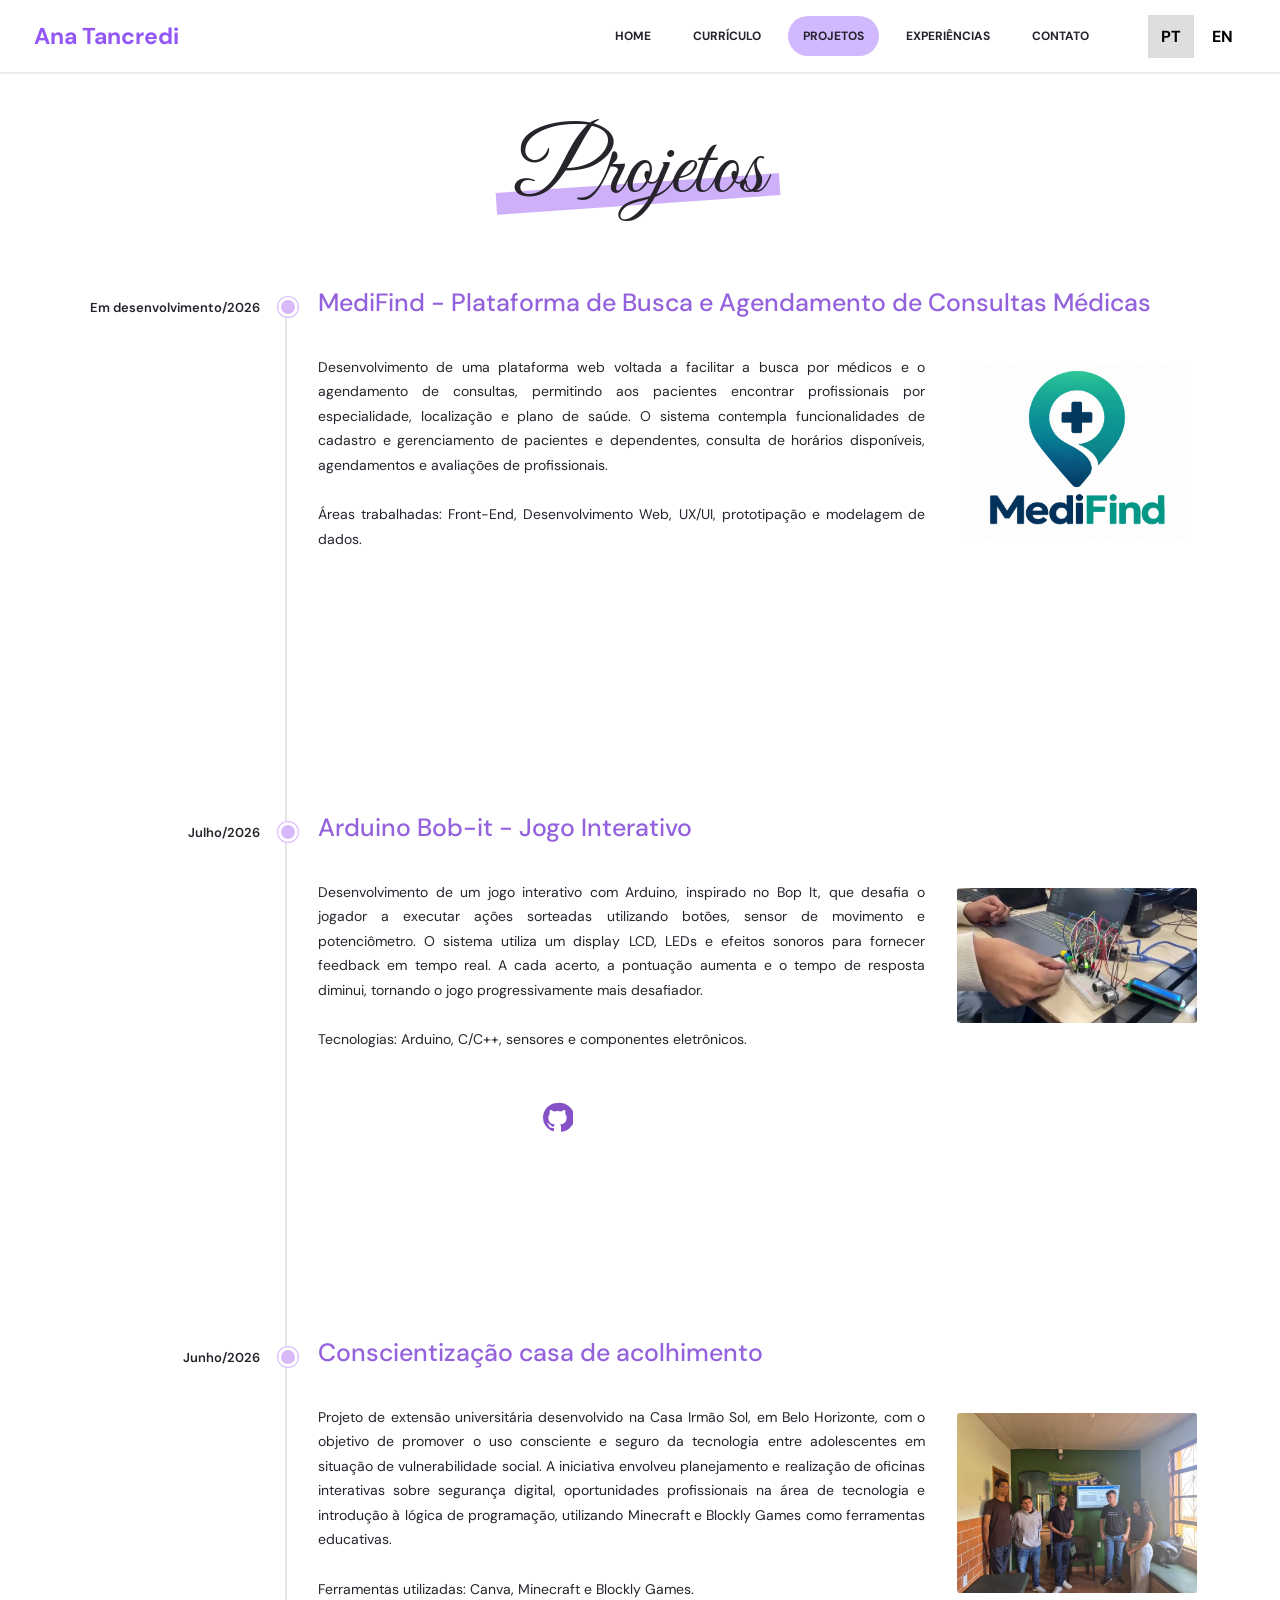
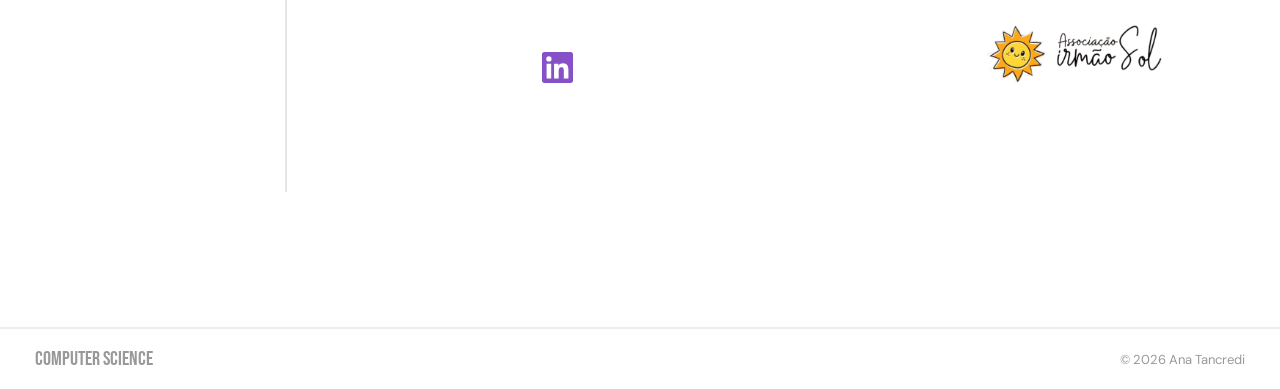
<file: projetos.html>
<!doctype html>
<html lang="pt-BR">
<head>
  <meta charset="UTF-8">
  <!-- Responsividade-->
  <meta name="viewport" content="width=device-width, initial-scale=1">
  <meta name="description" content="Projetos de Ana Luiza Tancredi em Ciência da Computação.">
  <title>Ana Tancredi | Projetos</title>
  <!-- Usei o CSS e o JavaScript já existentes no portfólio -->
  <link rel="stylesheet" href="style.css">
  <script src="script.js" defer></script>
</head>
<body>
  <header class="site-header">
    <a class="brand" href="index.html">Ana Tancredi</a>
    <button class="menu-toggle" aria-expanded="false" aria-controls="main-nav" data-i18n="menu">Menu</button>
    <nav id="main-nav" class="main-nav" aria-label="Navegação principal">
      <a href="index.html" data-i18n="navHome">HOME</a>
      <!-- Links que levam às páginas do portfólio -->
      <a href="curriculo.html" data-i18n="navResume">CURRÍCULO</a>
      <a class="active" aria-current="page" href="projetos.html" data-i18n="navProjects">PROJETOS</a>
      <a href="experiencias.html" data-i18n="navExperience">EXPERIÊNCIAS</a>
      <a href="contato.html" data-i18n="navContact">CONTATO</a>
    </nav>
    <div class="languages" aria-label="Idioma">
      <button type="button" class="selected" data-lang="pt" aria-pressed="true">PT</button>
      <button type="button" data-lang="en" aria-pressed="false">EN</button>
    </div>
  </header>
  <main class="projects-page">
    <!-- Página Projetos: todos os projetos aparecem na mesma linha do tempo -->
    <h1 class="script-title brush projects-heading" data-i18n="projectsTitle">Projetos</h1>
    <div class="project-timeline">
      <!-- MediFind: descrição e imagem do projeto -->
      <article class="project-entry" id="medifind">
        <div class="project-date" data-i18n="medifindDate">Em desenvolvimento/2026</div>
        <div class="project-body">
          <h2 data-i18n="medifindTitle">MediFind - Plataforma de Busca e Agendamento de Consultas Médicas</h2>
          <div class="project-layout">
            <div class="project-description">
              <p data-i18n="medifindDesc">Desenvolvimento de uma plataforma web voltada a facilitar a busca por médicos e o agendamento de consultas, permitindo aos pacientes encontrar profissionais por especialidade, localização e plano de saúde. O sistema contempla funcionalidades de cadastro e gerenciamento de pacientes e dependentes, consulta de horários disponíveis, agendamentos e avaliações de profissionais.</p>
              <p data-i18n="medifindTech">Áreas trabalhadas: Front-End, Desenvolvimento Web, UX/UI, prototipação e modelagem de dados.</p>
              <!-- Não incluímos ícone GitHub, projeto em andamento -->
            </div>
            <div class="project-visuals"><img class="project-image medifind-image" src="assets/medifind-logo.png" alt="Logotipo do projeto MediFind"></div>
          </div>
        </div>
      </article>
      <!-- Arduino: descrição, imagem e redirecionamento para o GitHub -->
      <article class="project-entry" id="arduino">
        <div class="project-date" data-i18n="arduinoDate">Julho/2026</div>
        <div class="project-body">
          <h2 data-i18n="arduinoTitle">Arduino Bob-it - Jogo Interativo</h2>
          <div class="project-layout">
            <div class="project-description">
              <p data-i18n="arduinoDesc">Desenvolvimento de um jogo interativo com Arduino, inspirado no Bop It, que desafia o jogador a executar ações sorteadas utilizando botões, sensor de movimento e potenciômetro. O sistema utiliza um display LCD, LEDs e efeitos sonoros para fornecer feedback em tempo real. A cada acerto, a pontuação aumenta e o tempo de resposta diminui, tornando o jogo progressivamente mais desafiador.</p>
              <p data-i18n="arduinoTech">Tecnologias: Arduino, C/C++, sensores e componentes eletrônicos.</p>
              <!-- target abre o GitHub em outra aba, rel protege a página -->
              <a class="project-social" href="https://github.com/anatancredi-afk/ProjetoFinal-TI.1" target="_blank" rel="noopener noreferrer" aria-label="Abrir repositório do Arduino Bob-it no GitHub"><svg viewBox="0 0 24 24" fill="currentColor" aria-hidden="true"><path d="M12 .8a11.2 11.2 0 0 0-3.54 21.83c.56.1.76-.24.76-.54v-2.1c-3.1.68-3.75-1.31-3.75-1.31-.5-1.29-1.24-1.64-1.24-1.64-1.01-.69.08-.68.08-.68 1.13.08 1.72 1.15 1.72 1.15 1 .1.77 2.21 3.23 1.48.1-.73.4-1.22.72-1.5-2.46-.28-5.05-1.23-5.05-5.46 0-1.2.43-2.19 1.14-2.97-.11-.28-.49-1.4.11-2.93 0 0 .94-.3 3.04 1.14a10.6 10.6 0 0 1 5.53 0c2.1-1.44 3.04-1.14 3.04-1.14.6 1.53.22 2.65.11 2.93.72.78 1.14 1.77 1.14 2.97 0 4.24-2.59 5.18-5.06 5.46.4.35.76 1.02.76 2.05v3.04c0 .3.2.64.77.54A11.2 11.2 0 0 0 12 .8Z"/></svg></a>
            </div>
            <div class="project-visuals"><img class="project-image arduino-image" src="assets/arduino-bobit.png" alt="Montagem eletrônica do jogo Arduino Bob-it"></div>
          </div>
        </div>
      </article>
      <!-- Casa Irmão Sol: descrição, imagens e redirecionamento para o LinkedIn -->
      <article class="project-entry" id="irmao-sol">
        <div class="project-date" data-i18n="solDate">Junho/2026</div>
        <div class="project-body">
          <h2 data-i18n="solTitle">Conscientização casa de acolhimento</h2>
          <div class="project-layout">
            <div class="project-description">
              <p data-i18n="solDesc">Projeto de extensão universitária desenvolvido na Casa Irmão Sol, em Belo Horizonte, com o objetivo de promover o uso consciente e seguro da tecnologia entre adolescentes em situação de vulnerabilidade social. A iniciativa envolveu planejamento e realização de oficinas interativas sobre segurança digital, oportunidades profissionais na área de tecnologia e introdução à lógica de programação, utilizando Minecraft e Blockly Games como ferramentas educativas.</p>
              <p data-i18n="solTech">Ferramentas utilizadas: Canva, Minecraft e Blockly Games.</p>
              <a class="project-social" href="https://lnkd.in/p/daR64pnn" target="_blank" rel="noopener noreferrer" aria-label="Ver publicação sobre a Casa Irmão Sol no LinkedIn"><svg viewBox="0 0 24 24" fill="currentColor" aria-hidden="true"><path d="M20.447 20.452h-3.554v-5.569c0-1.328-.027-3.037-1.852-3.037-1.853 0-2.136 1.445-2.136 2.939v5.667H9.35V9h3.414v1.561h.049c.476-.9 1.637-1.85 3.37-1.85 3.601 0 4.267 2.37 4.267 5.455v6.286ZM5.337 7.433a2.062 2.062 0 1 1 0-4.124 2.062 2.062 0 0 1 0 4.124Zm1.782 13.019H3.555V9h3.564v11.452ZM22.225 0H1.771C.792 0 0 .774 0 1.729v20.542C0 23.227.792 24 1.771 24h20.451C23.2 24 24 23.227 24 22.271V1.729C24 .774 23.2 0 22.222 0h.003Z"/></svg></a>
            </div>
            <div class="project-visuals"><img class="project-image sol-photo" src="assets/casa-irmao-sol.jpg" alt="Equipe durante a atividade de extensão na Casa Irmão Sol"><img class="project-image sol-logo" src="assets/irmao-sol-logo.png" alt="Logotipo da Associação Irmão Sol"></div>
          </div>
        </div>
      </article>
    </div>
  </main>
  <!-- Um único rodapé ao final da linha do tempo -->
  <footer class="site-footer"><span>COMPUTER SCIENCE</span><span>© 2026 Ana Tancredi</span></footer>
</body>
</html>
</file>
<file: style.css>
@import url('https://fonts.googleapis.com/css2?family=DM+Sans:wght@400;500;600;700&family=Great+Vibes&family=Bebas+Neue&display=swap');
/* Importei fontes gratuitas do google para chegar perto das que eu escolhi nos wireframes */
:root {
  --purple: #9357f6;         /* Roxo principal */
  --purple-soft: #d2b8ff;    /* Fundo do botão ativo */
  --lavender: #d8d0f2;       /* Borda dos interesses */
  --blue-soft: #d3e0ef;      /* Borda das habilidades,  */
  --ink: #26232c;            /* Texto principal */
  --muted: #655f6c;          /* Texto secundário */
  --panel: #faf8f7;          /* Fundo de cartões */
  --line: #ececec;           /* Divisórias */
  --font-body: 'DM Sans', 'Open Sauce', Arial, sans-serif;
  --font-script: 'Great Vibes', 'Eyesome Script', cursive;
}
* { box-sizing: border-box; }
html { scroll-behavior: smooth; scroll-padding-top: 94px; }
body { margin: 0; color: var(--ink); background: white; font-family: var(--font-body); }
a { color: inherit; }
button { font: inherit; cursor: pointer; }
p { line-height: 1.65; }
.section { max-width: 1200px; margin: 0 auto; padding: 64px 36px 88px; }
section[id] { scroll-margin-top: 84px; }

/* Cabeçalho: logo à esquerda, navegação no centro, idiomas à direita */
.site-header {
  min-height: 74px; padding: 14px 34px; display: flex; align-items: center;
  gap: 24px; justify-content: space-between; background: #fff;
  border-bottom: 2px solid var(--line); position: sticky; top: 0; z-index: 20;
}
.brand { color: var(--purple); font-size: 23px; font-weight: 700; text-decoration: none; white-space: nowrap; }
.main-nav { display: flex; gap: 12px; align-items: center; margin-left: auto; }
.main-nav a { text-decoration: none; font-size: 12px; font-weight: 700; padding: 12px 15px; border-radius: 24px; white-space: nowrap; }
.main-nav a:hover, .main-nav a.active { background: var(--purple-soft); }
.languages { display: flex; gap: 5px; margin-left: 20px; }
.languages button { border: 0; background: transparent; font-weight: 700; padding: 11px 13px; }
.languages button.selected { background: #dedede; }
.menu-toggle { display: none; }

/* Títulos caligráficos: fonte aproximada até obter a Eyesome Script web */
.script-title { font-family: var(--font-script); font-weight: 400; font-size: clamp(58px, 7vw, 94px); color: var(--purple); text-align: center; line-height: 1.12; margin: 0 auto 46px; }
.brush { position: relative; width: fit-content; z-index: 0; color: #28242c; }
.brush::after { content: ''; position: absolute; background: #c6a3fa; height: 22%; left: -8%; right: -6%; bottom: 17%; z-index: -1; transform: rotate(-4deg); opacity: .85; }

/* Primeira dobra da Home: foto e menu lateral + texto à direita */
.intro { display: grid; grid-template-columns: 285px minmax(0, 1fr); gap: 70px; min-height: 680px; padding-top: 45px; }
.intro-sidebar { border-right: 1px solid var(--line); padding-right: 35px; }
.portrait { margin: 0 0 62px; width: 220px; padding: 9px; background: #ddd; }
.portrait img { width: 100%; height: 286px; object-fit: cover; object-position: center 26%; display: block; }
.portrait figcaption { text-align: center; font: 20px 'Bebas Neue', sans-serif; padding: 10px 0 2px; }
.section-nav { display: grid; gap: 24px; }
.section-nav a { font-size: 14px; text-decoration: none; }
.section-nav a::before { content: ''; display: inline-block; width: 23px; height: 1px; background: #333; vertical-align: middle; margin-right: 10px; }
.section-nav a:hover { color: var(--purple); }
.intro-content { padding: 15px 8% 0 0; max-width: 720px; }
.intro-content .script-title { margin-bottom: 46px; }
.intro-content p { font-size: 16px; text-align: justify; margin: 0 0 25px; }

/* Seções seguintes fazem parte do mesmo scroll; não repetimos header/footer */
.content-section { min-height: 620px; border-top: 1px solid var(--line); padding-top: 75px; }
.skills-grid { display: grid; grid-template-columns: repeat(2, minmax(0, 1fr)); gap: 25px 80px; max-width: 1030px; margin: auto; }
.skill-card { border: 14px solid var(--blue-soft); border-radius: 28px; min-height: 280px; padding: 22px 26px; }
.skill-card h3 { font-size: 14px; margin: 0 0 20px; }
.languages-card { grid-column: 1 / -1; justify-self: center; width: min(380px, 100%); min-height: 150px; }
.icon-list { list-style: none; padding: 0; margin: 0; display: grid; gap: 12px; }
.icon-list li { font-size: 14px; display: flex; align-items: flex-start; gap: 10px; }
.icon-list li::before { content: '✦'; color: #475579; background: #d9e3f3; border-radius: 50%; width: 21px; height: 21px; flex: 0 0 21px; display: grid; place-items: center; font-size: 11px; }

/* Interesses: 3 cartões na primeira linha e 2 na segunda */
.interest-grid { display: flex; flex-wrap: wrap; justify-content: center; gap: 24px; max-width: 1120px; margin: auto; }
.interest-card { flex: 1 1 300px; max-width: 352px; min-height: 235px; background: var(--panel); border: 9px solid var(--lavender); border-radius: 28px; padding: 22px 18px; }
.interest-card h3 { font-size: 17px; font-weight: 500; margin: 12px 0 18px; }
.interest-card p { font-size: 13px; color: var(--muted); line-height: 1.5; }
.interest-card small { color: #483077; font-size: 11px; }
.mini-symbol { display: grid; place-items: center; background: #e6dcfa; color: #533c83; width: 26px; height: 26px; border-radius: 50%; }

/* Curiosidades: painel com divisórias discretas */
.section-subtitle { text-align: center; font-size: 14px; font-weight: 600; color: #5b6070; margin: -12px 0 72px; }
.curiosity-grid { max-width: 1060px; margin: auto; background: var(--panel); padding: 20px; display: grid; grid-template-columns: 1fr 1fr; gap: 0 40px; }
.curiosity-grid article { padding: 20px 16px; }
.curiosity-grid article:nth-child(-n+2) { border-bottom: 1px solid #e5e0e0; }
.curiosity-grid h3 { color: #675f64; font-size: 19px; margin: 0 0 10px; }
.curiosity-grid p { color: #6b6569; font-size: 14px; margin: 0; }

/* Certificados: duas colunas e divisórias horizontais */
.certificates-section { max-width: 1180px; }
.certificate { display: grid; grid-template-columns: 38% 1fr; gap: 55px; padding: 30px 10px 38px; border-bottom: 1px solid #ddd; }
.certificate:last-child { border-bottom: 0; }
.certificate h3 { font-size: 22px; color: #9a60e7; font-weight: 500; margin: 0 0 18px; max-width: 310px; }
.certificate strong, .certificate span { display: block; font-size: 12px; line-height: 1.6; }
.certificate p { margin: 0; font-size: 14px; line-height: 1.75; }

/* Rodapé único, depois da lista de certificados */
.site-footer { border-top: 2px solid var(--line); min-height: 62px; display: flex; align-items: center; justify-content: space-between; padding: 14px 35px; color: #999; font-size: 13px; }
.site-footer span:first-child { font: 20px 'Bebas Neue', sans-serif; }

/* Tablets e celulares: conteúdo empilhado e menu recolhível */
@media (max-width: 900px) {
  .site-header { flex-wrap: wrap; }
  .menu-toggle { display: block; border: 1px solid var(--line); background: white; padding: 9px 12px; border-radius: 8px; margin-left: auto; }
  .main-nav { display: none; order: 3; width: 100%; margin: 0; flex-wrap: wrap; }
  .main-nav.open { display: flex; }
  .languages { margin-left: 0; }
  .intro { grid-template-columns: 220px 1fr; gap: 35px; }
  .intro-sidebar { padding-right: 15px; }
  .portrait { width: 190px; }
  .portrait img { height: 240px; }
  .skills-grid { gap: 24px; }
}
@media (max-width: 650px) {
  .section { padding: 45px 20px 60px; }
  .intro { display: flex; flex-direction: column; gap: 18px; }
  .intro-sidebar { border-right: 0; padding: 0; }
  .portrait { margin: 0 auto 28px; }
  .section-nav { grid-template-columns: repeat(2, 1fr); gap: 16px; }
  .section-nav a { font-size: 12px; }
  .intro-content { padding: 0; }
  .intro-content p { font-size: 15px; }
  .skills-grid, .curiosity-grid, .certificate { grid-template-columns: 1fr; }
  .languages-card { grid-column: auto; }
  .skill-card { min-height: 0; }
  .interest-card { max-width: none; }
  .curiosity-grid article { border-bottom: 1px solid #e5e0e0; }
  .certificate { gap: 10px; }
  .site-footer { gap: 15px; font-size: 11px; }
}

.ui-icon { width: 20px; height: 20px; flex: 0 0 20px; vertical-align: middle; color: #7756b8; }
/* Foto mais larga, mantendo proporção e recorte sem esticar a imagem */
.intro { grid-template-columns: 345px minmax(0, 1fr); gap: 60px; }
.intro-sidebar { padding-right: 24px; }
.portrait { width: 300px; max-width: 100%; }
.portrait img { height: 315px; object-fit: cover; object-position: center 24%; }
/* Ícones de habilidades: cada item tem seu próprio ícone */
.icon-list li::before { display: none; }
.icon-list li { align-items: center; }
.icon-list .ui-icon { background: #e4e7f4; border-radius: 50%; padding: 3px; width: 23px; height: 23px; flex-basis: 23px; }
.mini-symbol { width: 33px; height: 33px; }
.curiosity-grid h3 { display: flex; align-items: center; gap: 10px; }
/* O hover só afeta cartões, não os blocos de texto ou a linha do tempo */
.skill-card, .interest-card, .curiosity-grid article, .portrait {
  transition: transform 260ms ease, box-shadow 260ms ease, border-color 260ms ease;
  will-change: transform;
}
@media (hover: hover) and (pointer: fine) {
  .skill-card:hover, .interest-card:hover, .curiosity-grid article:hover {
    transform: translateY(-9px) scale(1.025);
    box-shadow: 0 18px 32px rgba(94, 62, 144, 0.16);
    position: relative; z-index: 1;
  }
  .portrait:hover { transform: translateY(-5px) scale(1.015); box-shadow: 0 14px 28px rgba(94,62,144,.15); }
}

@media (max-width: 900px) {
  .intro { grid-template-columns: 255px minmax(0, 1fr); gap: 28px; }
  .portrait { width: 230px; }
  .portrait img { height: 275px; }
}
@media (max-width: 650px) {
  .intro { display: flex; flex-direction: column; }
  .portrait { width: 265px; }
  .portrait img { height: 295px; }
}

/*  — ícones discretos, finos e pequenos como os wireframes */
.ui-icon { width: 17px; height: 17px; flex: 0 0 17px; stroke-width: 1.45; color: #6e5a9a; }
.icon-list .ui-icon { background: #e7e8f3; border-radius: 50%; padding: 3px; width: 20px; height: 20px; flex-basis: 20px; }
.mini-symbol { width: 23px; height: 23px; background: #eae4f4; }
.mini-symbol .ui-icon { width: 15px; height: 15px; }
.curiosity-grid h3 .ui-icon { width: 17px; height: 17px; color: #786f79; }

/* Página Currículo — mantém o espaço em branco e a composição */
.resume-page { min-height: calc(100vh - 140px); max-width: 1080px; margin: auto; padding: 55px 24px 80px; text-align: center; }
.resume-page .script-title { margin-bottom: 55px; }
.resume-download { display: inline-flex; align-items: center; gap: 10px; padding: 13px 19px; background: #9465dc; color: white; border-radius: 3px; font-size: 14px; font-weight: 600; text-decoration: none; transition: transform .25s, box-shadow .25s; }
.resume-download svg { width: 17px; height: 17px; }
.resume-download:hover { transform: translateY(-3px); box-shadow: 0 8px 20px rgba(110,70,160,.24); }
.resume-preview { display: block; margin: 24px auto 0; width: min(680px, 100%); height: 790px; border: 0; background: #eee; box-shadow: 0 0 0 1px #e4e4e4; }
.resume-fallback { font-size: 13px; margin: 15px 0 0; color: var(--muted); }
@media(max-width:650px) { .resume-page { padding: 40px 15px 55px; } .resume-preview { height: 560px; } }

/* ícones discretos, finos e pequenos como os wireframes */
.ui-icon { width: 17px; height: 17px; flex: 0 0 17px; stroke-width: 1.45; color: #6e5a9a; }
.icon-list .ui-icon { background: #e7e8f3; border-radius: 50%; padding: 3px; width: 20px; height: 20px; flex-basis: 20px; }
.mini-symbol { width: 23px; height: 23px; background: #eae4f4; }
.mini-symbol .ui-icon { width: 15px; height: 15px; }
.curiosity-grid h3 .ui-icon { width: 17px; height: 17px; color: #786f79; }

/* Página Currículo — mantém o espaço em branco e a composição */
.resume-page { min-height: calc(100vh - 140px); max-width: 1080px; margin: auto; padding: 55px 24px 80px; text-align: center; }
.resume-page .script-title { margin-bottom: 55px; }
.resume-download { display: inline-flex; align-items: center; gap: 10px; padding: 13px 19px; background: #9465dc; color: white; border-radius: 3px; font-size: 14px; font-weight: 600; text-decoration: none; transition: transform .25s, box-shadow .25s; }
.resume-download svg { width: 17px; height: 17px; }
.resume-download:hover { transform: translateY(-3px); box-shadow: 0 8px 20px rgba(110,70,160,.24); }
.resume-preview { display: block; margin: 24px auto 0; width: min(680px, 100%); height: 790px; border: 0; background: #eee; box-shadow: 0 0 0 1px #e4e4e4; }
.resume-fallback { font-size: 13px; margin: 15px 0 0; color: var(--muted); }
@media(max-width:650px) { .resume-page { padding: 40px 15px 55px; } .resume-preview { height: 560px; } }


.projects-page { max-width: 1190px; margin: 0 auto; padding: 48px 38px 90px; }
.projects-heading { margin-bottom: 65px; }
.project-timeline { position: relative; }
/* Linha vertical da linha do tempo, colocada atrás dos círculos */
.project-timeline::before { content: ''; position: absolute; left: 202px; top: 25px; bottom: 45px; width: 2px; background: #e6e6e6; }
.project-entry { display: grid; grid-template-columns: 202px minmax(0,1fr); position: relative; min-height: 500px; }
.project-entry + .project-entry { margin-top: 25px; }
.project-date { text-align: right; padding: 12px 25px 0 0; font-size: 13px; font-weight: 600; }
.project-body { position: relative; padding: 0 0 65px 33px; }
/* Bolinha lilás que identifica cada projeto na linha do tempo */
.project-body::before { content: ''; position: absolute; width: 14px; height: 14px; border-radius: 50%; background: #d7b9f8; border: 3px solid #fff; box-shadow: 0 0 0 1px #d7b9f8; left: -7px; top: 10px; }
.project-body h2 { color: #9462dd; font-size: clamp(19px,2vw,25px); line-height: 1.3; font-weight: 500; margin: 0 0 35px; }
.project-layout { display: grid; grid-template-columns: minmax(0,1fr) 240px; gap: 32px; }
.project-description p { font-size: 14px; line-height: 1.75; margin: 0 0 25px; text-align: justify; }
.project-visuals { display: flex; flex-direction: column; align-items: center; gap: 26px; padding-top: 8px; }
.project-image { display: block; max-width: 100%; height: auto; object-fit: contain; transition: transform .25s ease, box-shadow .25s ease; }
.medifind-image { width: 230px; }
.arduino-image { width: 240px; border-radius: 3px; }
.sol-photo { width: 240px; border-radius: 3px; }
.sol-logo { width: 190px; }
.project-social { display: inline-flex; align-items: center; justify-content: center; width: 42px; height: 42px; margin: 20px 0 0 36%; color: #8651c7; transition: transform .25s ease; }
.project-social svg, .project-social img { width: 37px; height: 37px; object-fit: contain; }
@media (hover: hover) and (pointer: fine) {
  .project-image:hover { transform: translateY(-6px) scale(1.025); box-shadow: 0 12px 25px rgba(94,62,144,.10); }
  .project-social:hover { transform: translateY(-4px) scale(1.08); }
}
@media (max-width: 800px) {
  .projects-page { padding: 40px 24px 70px; }
  .project-timeline::before { left: 140px; }
  .project-entry { grid-template-columns: 140px minmax(0,1fr); }
  .project-layout { grid-template-columns: 1fr; }
  .project-visuals { flex-direction: row; flex-wrap: wrap; justify-content: center; }
  .project-entry { min-height: 0; }
}
@media (max-width: 550px) {
  .project-timeline::before { left: 7px; top: 52px; }
  .project-entry { display: block; padding-left: 30px; }
  .project-date { text-align: left; padding: 0 0 9px; font-size: 12px; }
  .project-body { padding: 0 0 55px 0; }
  .project-body::before { left: -29px; top: -27px; }
  .project-body h2 { margin-bottom: 22px; }
  .project-description p { font-size: 13px; }
  .project-social { margin-left: 0; }
}

/* Experiências: posiciona datas à esquerda e descrições à direita */
.experience-page { max-width: 1130px; margin: auto; padding: 55px 36px 110px; min-height: 80vh; }
.experience-intro { text-align: center; max-width: 620px; margin: -18px auto 85px; font-size: 15px; line-height: 1.65; }
.experience-timeline { position: relative; }
/* Linha vertical da linha do tempo */
.experience-timeline::before { content: ''; position: absolute; left: 195px; top: 14px; bottom: 45px; width: 2px; background: #e5e2e9; }
.experience-entry { display: grid; grid-template-columns: 195px minmax(0,1fr); min-height: 330px; }
.experience-date { text-align: right; padding: 8px 24px 0 0; font-size: 13px; font-weight: 600; margin: 0; }
.experience-body { padding: 0 0 72px 34px; position: relative; }
/* Bolinha que indica o início de cada experiência */
.experience-body::before { content: ''; position: absolute; left: -7px; top: 8px; width: 14px; height: 14px; border-radius: 50%; background: #d2b0f5; border: 3px solid white; box-shadow: 0 0 0 1px #d2b0f5; }
.experience-body h2 { color: #9462dd; font-weight: 500; font-size: 24px; margin: 0 0 12px; }
.experience-body h3 { font-weight: 600; font-size: 14px; margin: 0 0 20px; }
.experience-body p { font-size: 14px; line-height: 1.8; max-width: 770px; margin: 0 0 18px; }
.experience-tags { display: flex; flex-wrap: wrap; gap: 10px; margin: 18px 0 8px; }
.experience-tags span { background: #f0e8fa; color: #684a8b; padding: 7px 12px; border-radius: 20px; font-size: 12px; }
/* Ícones vetoriais: tamanho, cor e animação dos links de redes sociais */
.social-icon { display: inline-flex; align-items: center; justify-content: center; width: 43px; height: 43px; color: #8550c6; text-decoration: none; transition: transform .25s, color .25s; }
.social-icon svg { width: 29px; height: 29px; display: block; }
.social-icon:hover { transform: translateY(-5px) scale(1.07); color: #5f2ba4; }
/* Contato: centraliza os links e organiza os campos do formulário */
.contact-page { min-height: calc(100vh - 140px); max-width: 800px; margin: auto; padding: 90px 28px 105px; text-align: center; }
.contact-intro { max-width: 580px; margin: -15px auto 30px; font-size: 15px; line-height: 1.7; }
.contact-socials { display: flex; gap: 24px; justify-content: center; margin: 25px 0 50px; }
.contact-socials .social-icon { width: 52px; height: 52px; background: #f2eafa; border-radius: 50%; }
.contact-form { text-align: left; display: grid; gap: 9px; max-width: 590px; margin: auto; }
.contact-form label { font-size: 13px; font-weight: 600; margin-top: 12px; }
.contact-form input, .contact-form textarea { border: 1px solid #d9d3e1; background: #fdfcff; padding: 14px 15px; font: inherit; font-size: 14px; border-radius: 5px; width: 100%; }
.contact-form input:focus, .contact-form textarea:focus { outline: 2px solid #b79be5; outline-offset: 1px; }
/* Animação do botão de enviar mensagem */
.contact-form button { justify-self: start; border: 0; background: #9462dd; color: white; padding: 14px 25px; border-radius: 4px; font-weight: 600; margin-top: 18px; transition: transform .25s, box-shadow .25s; }
.contact-form button:hover { transform: translateY(-4px); box-shadow: 0 9px 20px #9462dd44; }
.contact-note { font-size: 12px; color: #726c79; line-height: 1.5; }
/* Em telas pequenas, a data fica acima do texto para facilitar a leitura */
@media (max-width: 650px) { .experience-page { padding: 42px 20px 60px; } .experience-intro { margin-bottom: 55px; } .experience-timeline::before { left: 8px; } .experience-entry { display: block; padding-left: 32px; min-height: 0; } .experience-date { text-align: left; padding: 0 0 12px; } .experience-body { padding: 0 0 62px; } .experience-body::before { left: -30px; top: -28px; } .experience-body h2 { font-size: 21px; } .contact-page { padding: 55px 20px 65px; } }
/* Projetos: mantém os logos do GitHub e LinkedIn com o mesmo tamanho e cor */
.project-social svg { width: 31px; height: 31px; display: block; }
</file>
